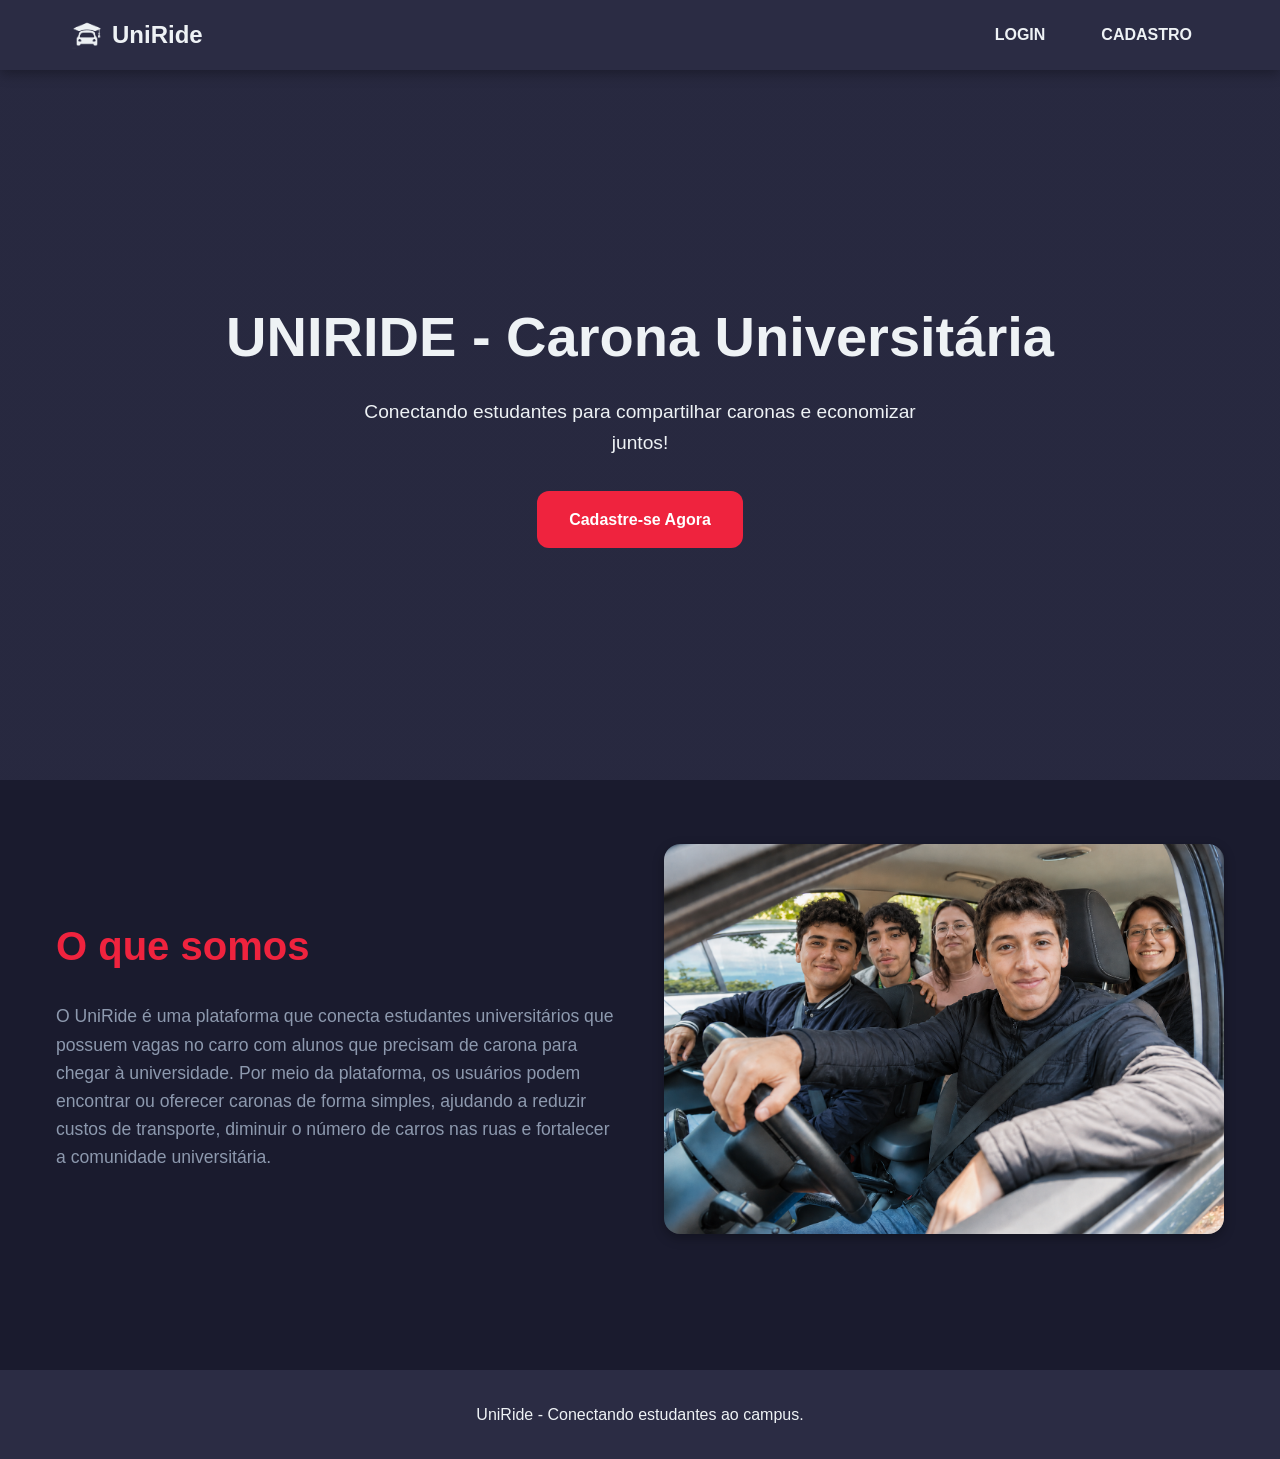
<file: home/index.html>
<!DOCTYPE html>
<html lang="en">
<head>
    <meta charset="UTF-8">
    <meta name="viewport" content="width=device-width, initial-scale=1.0">
    <title>UNIRIDE - Carona Universitária</title>
    <link rel="stylesheet" href="../css/styles.css">
</head>
<body>
<!-- Navbar -->
<nav class="navbar">
    <div class="navbar-container">
      <a href="#" class="logo"><img src="../assets/icon-fofo.png" alt="Ícone UniRide" class="icone-logo">UniRide</a>
      <ul class="nav-menu">
        <li><a href="../login/login.html">LOGIN</a></li>
        <li><a href="../cadastro/cadastro.html">CADASTRO</a></li>
      </ul>
    </div>
  </nav>

<!-- hero section -->
    <section class="hero">
        <div class="hero-content">
            <h1>UNIRIDE - Carona Universitária</h1>
            <p>Conectando estudantes para compartilhar caronas e economizar juntos!</p>
            <a href="../cadastro/cadastro.html" class="btn">Cadastre-se Agora</a>
        </div>
    </section>

<!-- about section -->
  <section id="sobre" class="about">
    <div class="about-container">
      <div class="about-text">
        <h2>O que somos</h2>
        <p>O UniRide é uma plataforma que conecta estudantes universitários que possuem vagas no carro com alunos que precisam de carona para chegar à universidade. Por meio da plataforma, os usuários podem encontrar ou oferecer caronas de forma simples, ajudando a reduzir custos de transporte, diminuir o número de carros nas ruas e fortalecer a comunidade universitária.</p>
      </div>
      <div class="about-image">
        <img src="Uniride.png" alt="Passagueiros sorridentes.">
      </div>
    </div>
  </section>

  <!-- Footer -->
  <footer class="footer">
    <p>UniRide - Conectando estudantes ao campus.</p>
  </footer>
</body>
</html>
</file>
<file: css/styles.css>
/* ----- base ----- */
*,
*::before,
*::after {
  margin: 0;
  padding: 0;
  box-sizing: border-box;
}

:root {
  /* cores */
  --color-primary-dark: #2b2c44;
  --color-secondary-gray: #8d99ae;
  --color-background: #1a1b2e; 
  --color-accent-red: #ef233e;
  --color-accent-red-dark: #d70232;
  --color-white: #eef2f5;
  
  /* fonte */
  --font-family: -apple-system, BlinkMacSystemFont, "SF Pro Display", "SF Pro Text", "Helvetica Neue", Helvetica, Arial, sans-serif;
  
  /* espaço */
  --spacing-sm: 1rem;
  --spacing-md: 1.5rem;
  --spacing-lg: 2rem;
  --spacing-xl: 3rem;
  --spacing-2xl: 4rem;
  
  /* sombras */
  --border-radius: 0.75rem;
  --border-radius-lg: 1rem;
  --shadow-md: 0 4px 12px rgba(0, 0, 0, 0.3);
  --transition: all 0.3s ease;
}

html {
  scroll-behavior: smooth;
}

body {
  font-family: var(--font-family);
  background-color: var(--color-background);
  color: var(--color-white);
  line-height: 1.6;
  overflow-x: hidden;
  -webkit-font-smoothing: antialiased;
}

/* nav */

.navbar {
  position: fixed;
  top: 0;
  width: 100%;
  z-index: 1000;
  background-color: var(--color-primary-dark);
  box-shadow: var(--shadow-md);
}

.navbar-container {
  display: flex;
  align-items: center;
  justify-content: space-between;
  max-width: 1200px;
  margin: 0 auto;
  padding: 1rem 2rem;
}

.logo {
  font-size: 1.5rem;
  font-weight: 700;
  color: var(--color-white);
  text-decoration: none;
}

.nav-menu {
  display: flex;
  gap: 1.5rem;
  list-style: none;
}

.nav-menu a {
  color: var(--color-white);
  text-decoration: none;
  font-weight: 600;
  transition: var(--transition);
  padding: 0.5rem 1rem;
  border-radius: 50px;
}

.nav-menu a:hover {
  background-color: var(--color-accent-red);
}

.logo {
    display: flex;
    align-items: center; 
    gap: 10px;
}


.icone-logo {
    width: 30px; 
    height: auto;
}

/* botaooo */
.menu-toggle {
  display: none;
  flex-direction: column;
  gap: 5px;
  background: none;
  border: none;
  cursor: pointer;
}

.menu-toggle span {
  width: 30px;
  height: 3px;
  background-color: var(--color-white);
  border-radius: 2px;
}

/* hero */

.hero {
  height: 80vh;
  display: flex;
  align-items: center;
  justify-content: center;
  text-align: center;
  background: linear-gradient(rgba(43, 44, 68, 0.8), rgba(43, 44, 68, 0.8)), 
              url('https://midia-wp-kinsta-grupomarista.s3.sa-east-1.amazonaws.com/grupo-marista-2022/wp-content/uploads/2024/11/13122634/imagens-para-o-blog-2048x1152.png');
  background-size: cover;
  background-position: center;
  padding: 0 1rem;
  margin-top: 60px; 
}

.hero-content h1 {
  font-size: clamp(2rem, 5vw, 3.5rem);
  margin-bottom: 1rem;
}

.hero-content p {
  font-size: 1.2rem;
  margin-bottom: 2rem;
  max-width: 600px;
  margin-left: auto;
  margin-right: auto;
}

.btn {
  display: inline-block;
  background-color: var(--color-accent-red);
  color: white;
  padding: 1rem 2rem;
  border-radius: var(--border-radius);
  text-decoration: none;
  font-weight: bold;
  transition: var(--transition);
}

.btn:hover {
  background-color: var(--color-accent-red-dark);
  transform: translateY(-3px);
}

/* about secao */

.about {
  padding: var(--spacing-2xl) 1rem;
  max-width: 1200px;
  margin: 0 auto;
}

.about-container {
  display: grid;
  grid-template-columns: 1fr 1fr;
  gap: 3rem;
  align-items: center;
}

.about-text h2 {
  font-size: 2.5rem;
  margin-bottom: 1.5rem;
  color: var(--color-accent-red);
}

.about-text p {
  color: var(--color-secondary-gray);
  font-size: 1.1rem;
}

.about-image img {
  width: 100%;
  border-radius: var(--border-radius-lg);
  box-shadow: var(--shadow-md);
}

/* footer e tals */

.footer {
  background-color: var(--color-primary-dark);
  text-align: center;
  padding: 2rem;
  margin-top: 4rem;
}
</file>
<file: css/admin.css>
/*padronizacao css*/
*, *::before, *::after {
  margin: 0;
  padding: 0;
  box-sizing: border-box;
}

:root {
  --color-primary-dark: #2b2c44;
  --color-secondary-gray: #8d99ae;
  --color-background: #1a1b2e; 
  --color-accent-red: #ef233e;
  --color-accent-red-dark: #d70232;
  --color-white: #eef2f5;
  
  --font-family: -apple-system, BlinkMacSystemFont, "SF Pro Display", "SF Pro Text", "Helvetica Neue", Helvetica, Arial, sans-serif;
  
  --spacing-sm: 1rem;
  --spacing-md: 1.5rem;
  --spacing-lg: 2rem;
  --spacing-xl: 3rem;
  --spacing-2xl: 4rem;
  
  --border-radius: 0.75rem;
  --border-radius-lg: 1rem;
  --shadow-md: 0 4px 12px rgba(0, 0, 0, 0.3);
  --transition: all 0.3s ease;
}

html {
  scroll-behavior: smooth;
}

body {
  font-family: var(--font-family);
  background-color: var(--color-background);
  color: var(--color-white);
  line-height: 1.6;
  overflow-x: hidden;
  -webkit-font-smoothing: antialiased;
  min-height: 100vh;
}

/* nav */
nav, .navbar {
  position: fixed;
  top: 0;
  width: 100%;
  z-index: 1000;
  background-color: var(--color-primary-dark);
  box-shadow: var(--shadow-md);
}

.navbar-container {
  display: flex;
  align-items: center;
  justify-content: space-between;
  max-width: 1200px;
  margin: 0 auto;
  padding: 1rem 2rem;
}

.logo {
  display: flex;
  align-items: center; 
  gap: 10px;
  font-size: 1.5rem;
  font-weight: 700;
  color: var(--color-white);
  text-decoration: none;
}

.icone-logo {
  width: 30px; 
  height: auto;
}

.badge-admin {
  background: var(--color-accent-red);
  color: #fff;
  font-size: 0.65rem;
  font-weight: 700;
  padding: 2px 8px;
  border-radius: 20px;
  letter-spacing: 1px;
  text-transform: uppercase;
}

.nav-menu {
  display: flex;
  gap: 1.5rem;
  list-style: none;
  align-items: center;
}

.nav-menu li {
  display: flex;
  align-items: center;
}

.nav-menu a, .btn-logout {
  color: var(--color-white);
  text-decoration: none;
  font-weight: 600;
  transition: var(--transition);
  padding: 0.5rem 1rem;
  border-radius: 50px;
  background: transparent;
  border: none;
  font-size: 1rem;
  cursor: pointer;
}

.nav-menu a:hover, .btn-logout:hover {
  background-color: var(--color-accent-red);
}

/* cabeçalho */
.page-header {
  max-width: 1200px;
  margin: 120px auto var(--spacing-md);
  padding: 0 2rem;
}

.page-header h2 {
  font-size: 1.8rem;
  font-weight: 700;
  color: var(--color-white);
}

.page-header p {
  color: var(--color-secondary-gray);
  margin-top: 0.35rem;
  font-size: 0.95rem;
}

.search-bar {
  max-width: 1200px;
  margin: 0 auto var(--spacing-md);
  padding: 0 2rem;
}

.search-bar input {
  width: 100%;
  max-width: 420px;
  padding: 0.65rem 1rem;
  border-radius: var(--border-radius);
  border: 1px solid rgba(255,255,255,0.1);
  background: var(--color-primary-dark);
  color: var(--color-white);
  font-size: 0.95rem;
  outline: none;
  transition: var(--transition);
  box-shadow: 0 2px 4px rgba(0,0,0,0.1);
}

.search-bar input::placeholder { color: var(--color-secondary-gray); }
.search-bar input:focus { border-color: var(--color-accent-red); }

/* tabelas */
.table-wrapper {
  max-width: 1200px;
  margin: 0 auto var(--spacing-xl);
  padding: 0 2rem;
  overflow-x: auto;
}

table {
  width: 100%;
  border-collapse: collapse;
  background: var(--color-primary-dark);
  border-radius: var(--border-radius-lg);
  box-shadow: var(--shadow-md);
  overflow: hidden;
  font-size: 0.9rem;
}

thead {
  background: rgba(239, 35, 62, 0.15);
  border-bottom: 2px solid var(--color-accent-red);
}

thead th {
  padding: 0.9rem 1rem;
  text-align: left;
  font-weight: 600;
  color: var(--color-white);
  white-space: nowrap;
}

tbody tr {
  border-bottom: 1px solid rgba(255,255,255,0.06);
  transition: background-color 0.2s ease, border-left 0.2s ease;
}

tbody tr:last-child { border-bottom: none; }
tbody tr:hover { background: rgba(255,255,255,0.04); }

tbody td {
  padding: 0.85rem 1rem;
  color: var(--color-white);
  vertical-align: middle;
}

.user-foto {
  width: 36px;
  height: 36px;
  border-radius: 50%;
  object-fit: cover;
  border: 2px solid var(--color-accent-red);
}

.badge {
  display: inline-block;
  padding: 0.25rem 0.7rem;
  border-radius: 20px;
  font-size: 0.75rem;
  font-weight: 700;
  letter-spacing: 0.3px;
}

.badge-motorista  { background: rgba(46,213,115,0.15); color: #2ed573; }
.badge-passageiro { background: rgba(141,153,174,0.15); color: var(--color-secondary-gray); }
.badge-ativo      { background: rgba(46,213,115,0.15); color: #2ed573; }
.badge-banido     { background: rgba(239,35,62,0.15);  color: var(--color-accent-red); }

.empty-state, .loading {
  text-align: center;
  padding: var(--spacing-xl);
  color: var(--color-secondary-gray);
  font-size: 1rem;
}

.count-label {
  max-width: 1200px;
  margin: 0 auto 0.8rem;
  padding: 0 2rem;
  color: var(--color-secondary-gray);
  font-size: 0.85rem;
}

/* selecao da linha */
.btn-info-plus {
  display: none !important; /* Escondido por padrão */
  background: var(--color-accent-red);
  color: white;
  border: none;
  border-radius: 50%;
  width: 32px;
  height: 32px;
  font-size: 1.4rem;
  cursor: pointer;
  font-weight: bold;
  align-items: center;
  justify-content: center;
  box-shadow: 0 2px 6px rgba(0,0,0,0.3);
  padding: 0;
  line-height: 1;
}

/* Quando a linha é clicada, o botão aparece */
tbody tr.row-selected .btn-info-plus {
  display: inline-flex !important;
}

/* Fundo vermelho translúcido na linha selecionada */
tbody tr.row-selected {
  background-color: rgba(239, 35, 62, 0.15) !important;
  border-left: 3px solid var(--color-accent-red) !important;
}
</file>
